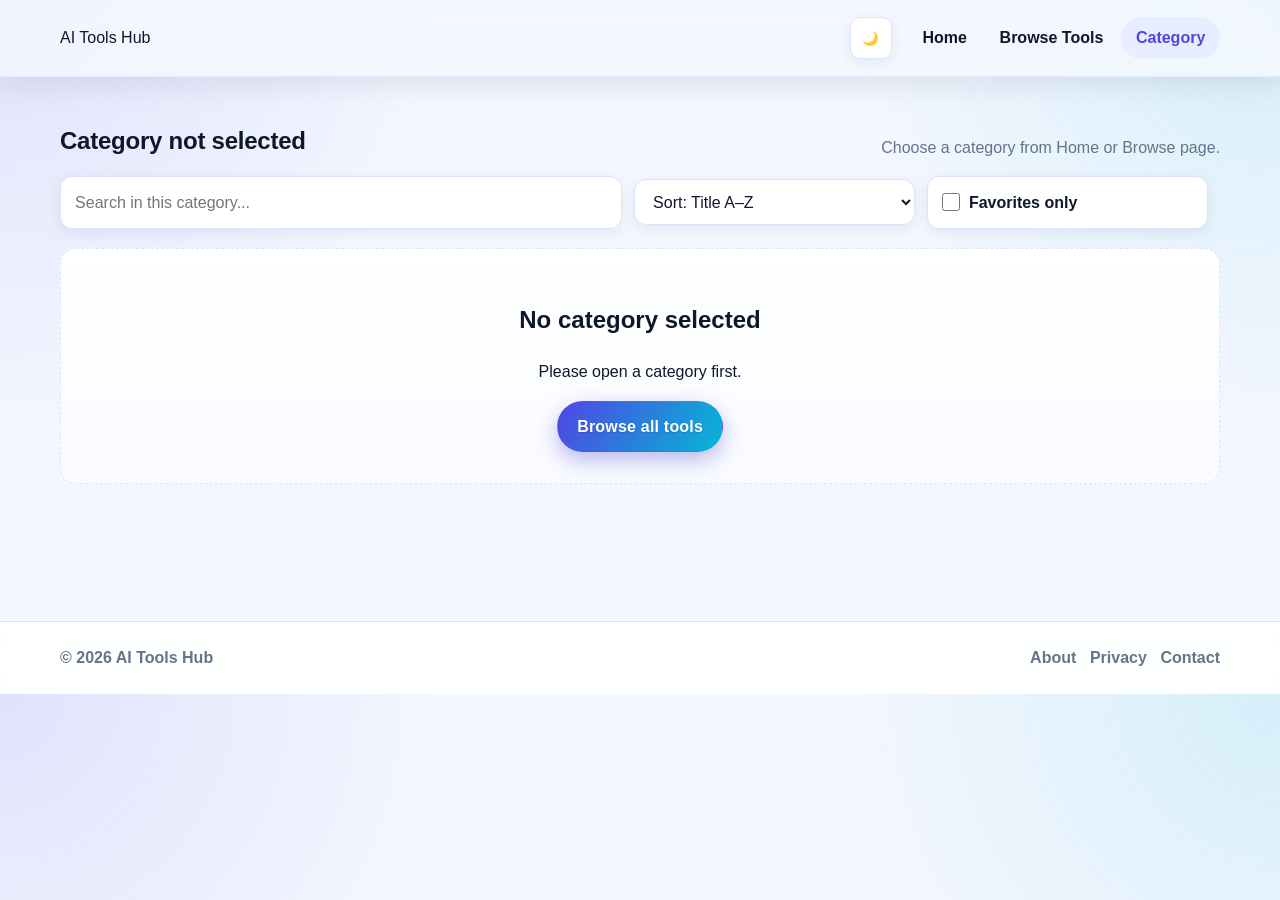
<file: category.html>
<!DOCTYPE html>
<html lang="en">
<head>
  <meta charset="UTF-8" />
  <meta name="viewport" content="width=device-width, initial-scale=1.0" />
  <title>Category Tools | AI Tools Directory</title>
  <meta name="description" content="Browse AI tools in a specific category." />
  <meta property="og:title" content="Category Tools | AI Tools Directory" />
  <meta property="og:description" content="Explore AI tools for a selected category." />
  <meta property="og:type" content="website" />
  <meta property="og:url" content="/category.html" />
  <link rel="stylesheet" href="style.css" />
</head>
<body data-page="category">
  <div class="scroll-progress" id="scrollProgress" aria-hidden="true"></div>

  <header class="site-header">
    <div class="container nav-wrap">
      <a href="index.html" class="logo">AI Tools Hub</a>
      <div class="nav-actions">
        <button class="theme-toggle" id="themeToggle" aria-label="Toggle dark mode" title="Toggle dark mode">🌙</button>
        <button class="menu-toggle" id="menuToggle" aria-label="Toggle menu" aria-expanded="false">☰</button>
      </div>
      <nav class="main-nav" id="mainNav" aria-label="Main Navigation">
        <a href="index.html">Home</a>
        <a href="list.html">Browse Tools</a>
        <a href="category.html" class="active">Category</a>
      </nav>
    </div>
  </header>

  <main class="container section">
    <section class="section-head list-header">
      <h1 id="categoryTitle">Category Tools</h1>
      <p class="muted" id="categoryCount">Loading tools...</p>
    </section>

    <section class="filters" aria-label="Category tools controls">
      <label>
        <span class="sr-only">Search in category</span>
        <input id="categorySearch" type="search" placeholder="Search in this category..." autocomplete="off" />
      </label>
      <label>
        <span class="sr-only">Sort tools</span>
        <select id="categorySort">
          <option value="title-asc">Sort: Title A–Z</option>
          <option value="title-desc">Sort: Title Z–A</option>
          <option value="id-asc">Sort: Oldest First</option>
          <option value="id-desc">Sort: Newest First</option>
        </select>
      </label>
      <label class="favorites-only">
        <input id="categoryFavOnly" type="checkbox" />
        <span>Favorites only</span>
      </label>
    </section>

    <section>
      <div class="grid" id="categoryGrid" aria-live="polite"></div>
      <div class="empty-state hidden" id="categoryEmpty">
        <h2>No tools found in this category</h2>
        <p>Try changing search terms or removing favorites-only mode.</p>
      </div>
      <div class="load-more-wrap"><div id="categoryLoader" class="infinite-loader hidden">Loading more tools…</div></div>
      <div id="categorySentinel" aria-hidden="true"></div>
    </section>
  </main>

  <footer class="site-footer">
    <div class="container footer-wrap">
      <p>© <span id="year"></span> AI Tools Hub</p>
      <nav aria-label="Footer links">
        <a href="#">About</a>
        <a href="#">Privacy</a>
        <a href="#">Contact</a>
      </nav>
    </div>
  </footer>

  <script src="tools.js?v=20260314"></script>
  <script src="script.js?v=20260314"></script>
</body>
</html>
</file>
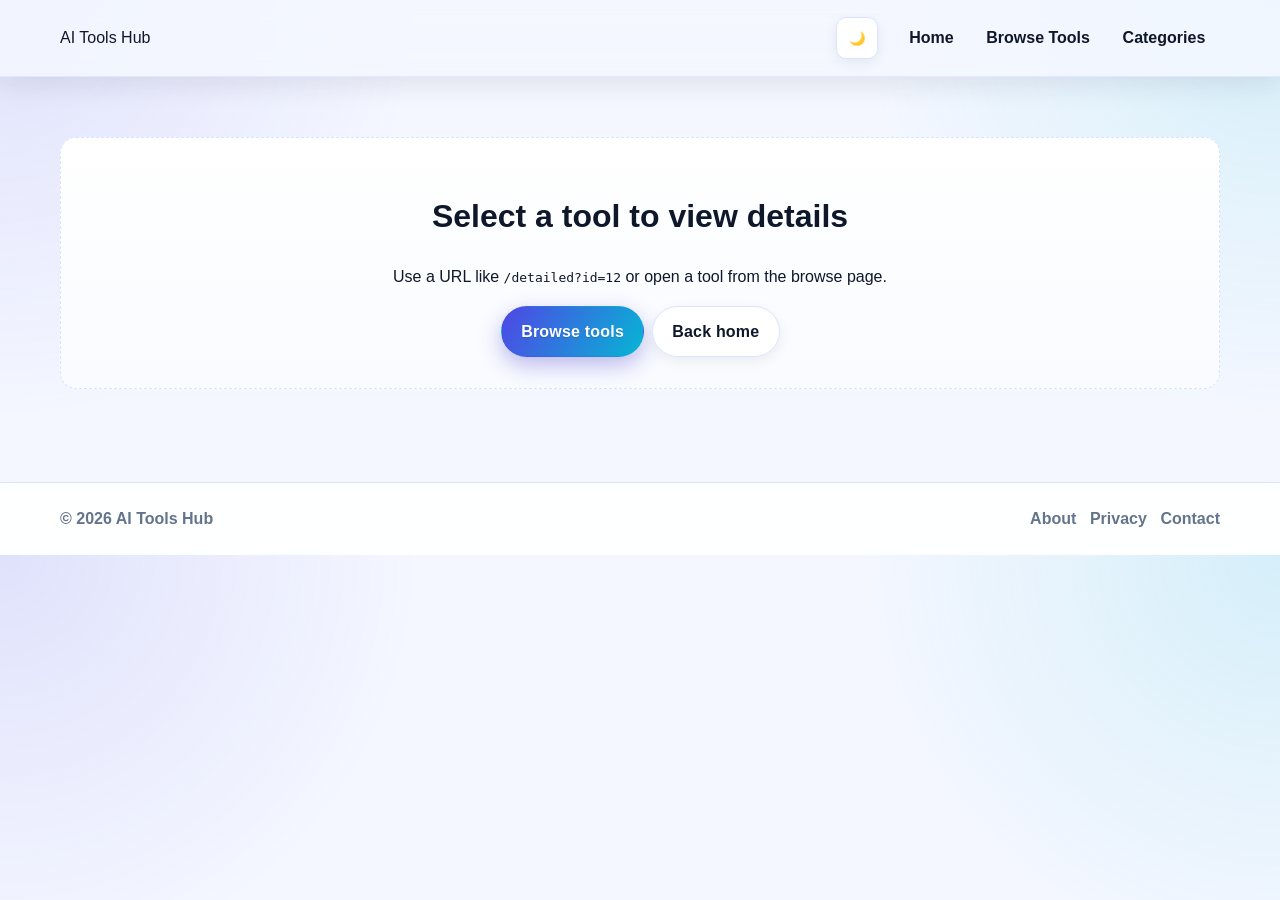
<file: detailed.html>
<!DOCTYPE html>
<html lang="en">
<head>
  <meta charset="UTF-8" />
  <meta name="viewport" content="width=device-width, initial-scale=1.0" />
  <title>AI Tool Details | AI Tools Directory</title>
  <meta name="description" content="Detailed AI tool profile including category, overview, related tools, and official link." />
  <meta property="og:title" content="AI Tool Details | AI Tools Directory" />
  <meta property="og:description" content="Explore a full AI tool profile and discover similar tools." />
  <meta property="og:type" content="article" />
  <meta property="og:url" content="/detailed.html" />
  <link rel="stylesheet" href="style.css" />
</head>
<body data-page="detailed">
  <div class="scroll-progress" id="scrollProgress" aria-hidden="true"></div>

  <header class="site-header">
    <div class="container nav-wrap">
      <a href="index.html" class="logo">AI Tools Hub</a>
      <div class="nav-actions">
        <button class="theme-toggle" id="themeToggle" aria-label="Toggle dark mode" title="Toggle dark mode">🌙</button>
        <button class="menu-toggle" id="menuToggle" aria-label="Toggle menu" aria-expanded="false">☰</button>
      </div>
      <nav class="main-nav" id="mainNav" aria-label="Main Navigation">
        <a href="index.html">Home</a>
        <a href="list.html">Browse Tools</a>
        <a href="category.html">Categories</a>
      </nav>
    </div>
  </header>

  <main class="container section">
    <nav class="breadcrumb" id="breadcrumb" aria-label="Breadcrumb"></nav>

    <article id="toolDetails" class="tool-article"></article>

    <!-- AD_SCRIPT -->

    <section class="section" id="relatedWrap">
      <div class="section-head">
        <h2>Related Tools</h2>
      </div>
      <div class="grid" id="relatedTools"></div>
    </section>

    <div class="not-found hidden" id="notFound">
      <h1>Tool not found</h1>
      <p>The tool you are looking for might have moved or no longer exists.</p>
      <a href="list.html" class="btn btn-primary">Back to list</a>
    </div>
  </main>

  <button class="scroll-top hidden" id="scrollTopBtn" aria-label="Scroll to top">↑</button>

  <footer class="site-footer">
    <div class="container footer-wrap">
      <p>© <span id="year"></span> AI Tools Hub</p>
      <nav aria-label="Footer links">
        <a href="#">About</a>
        <a href="#">Privacy</a>
        <a href="#">Contact</a>
      </nav>
    </div>
  </footer>

  <script src="tools.js?v=20260314"></script>
  <script src="script.js?v=20260314"></script>
</body>
</html>
</file>
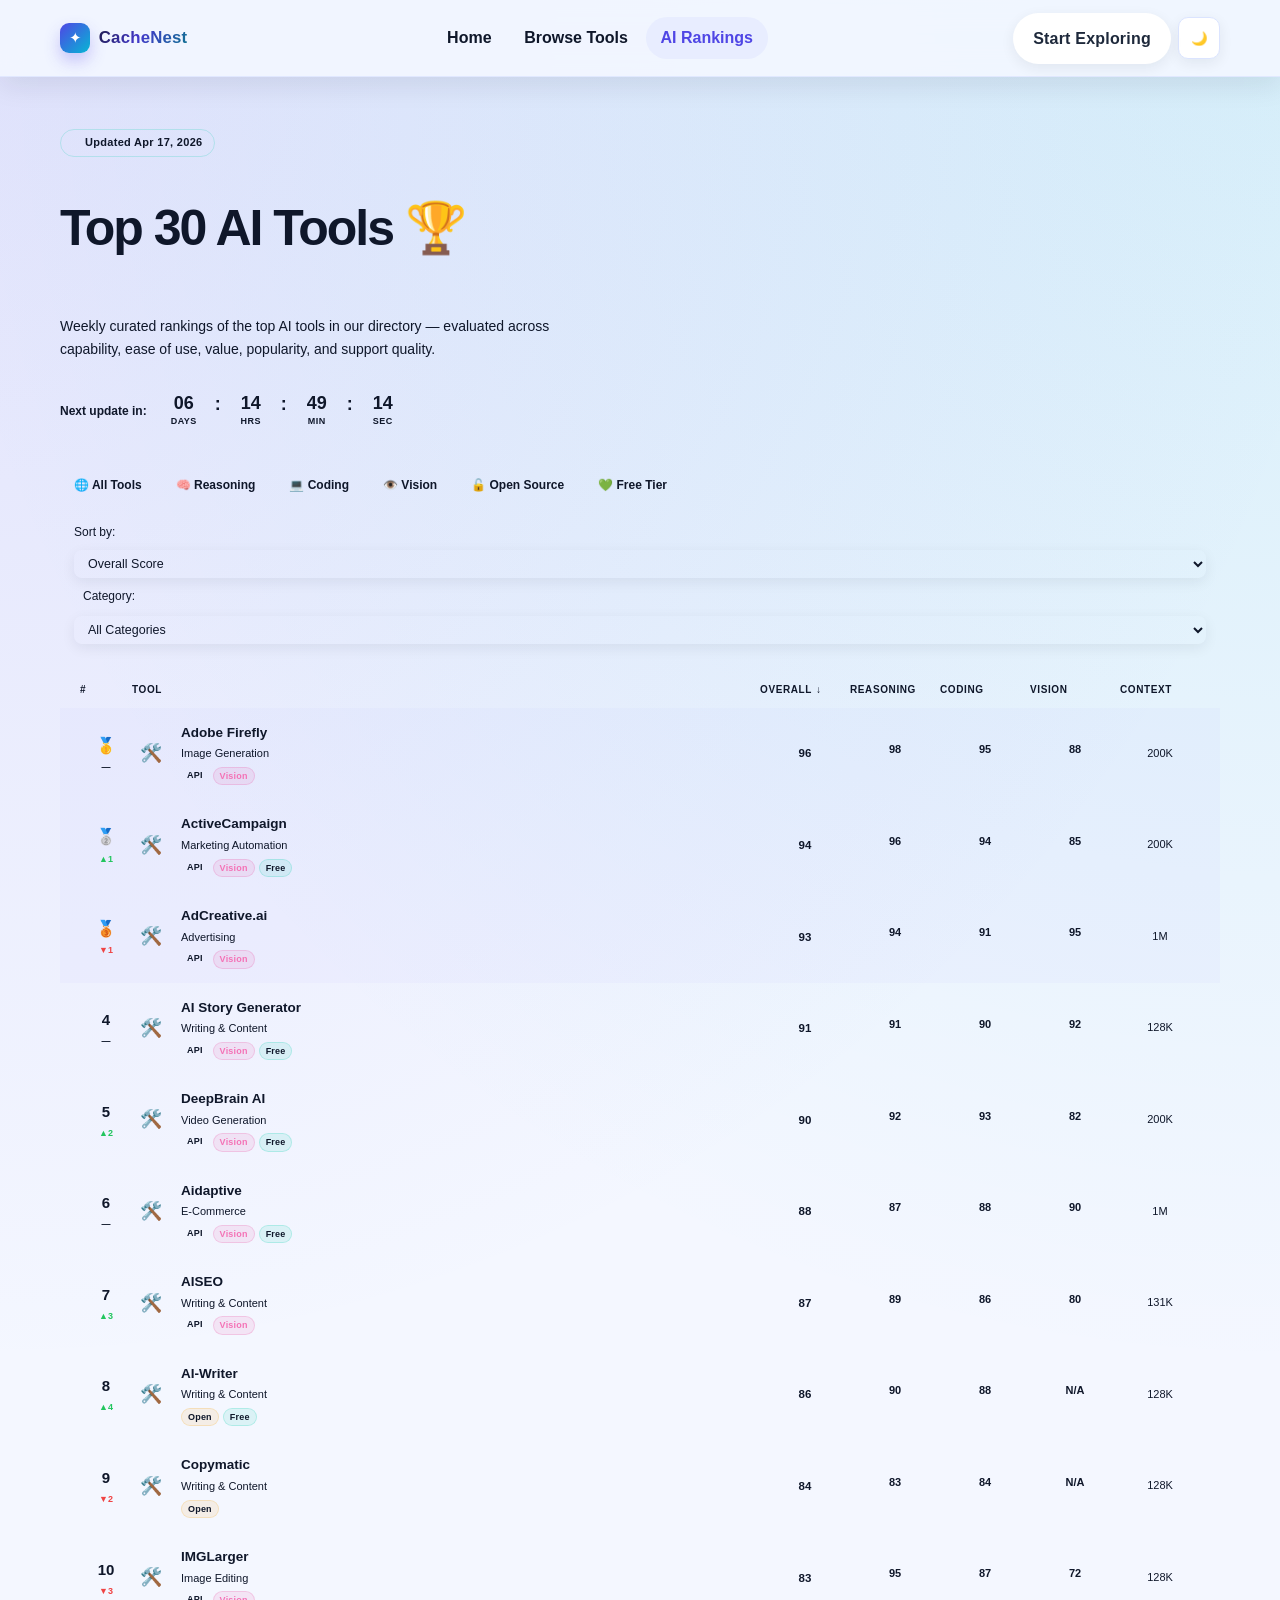
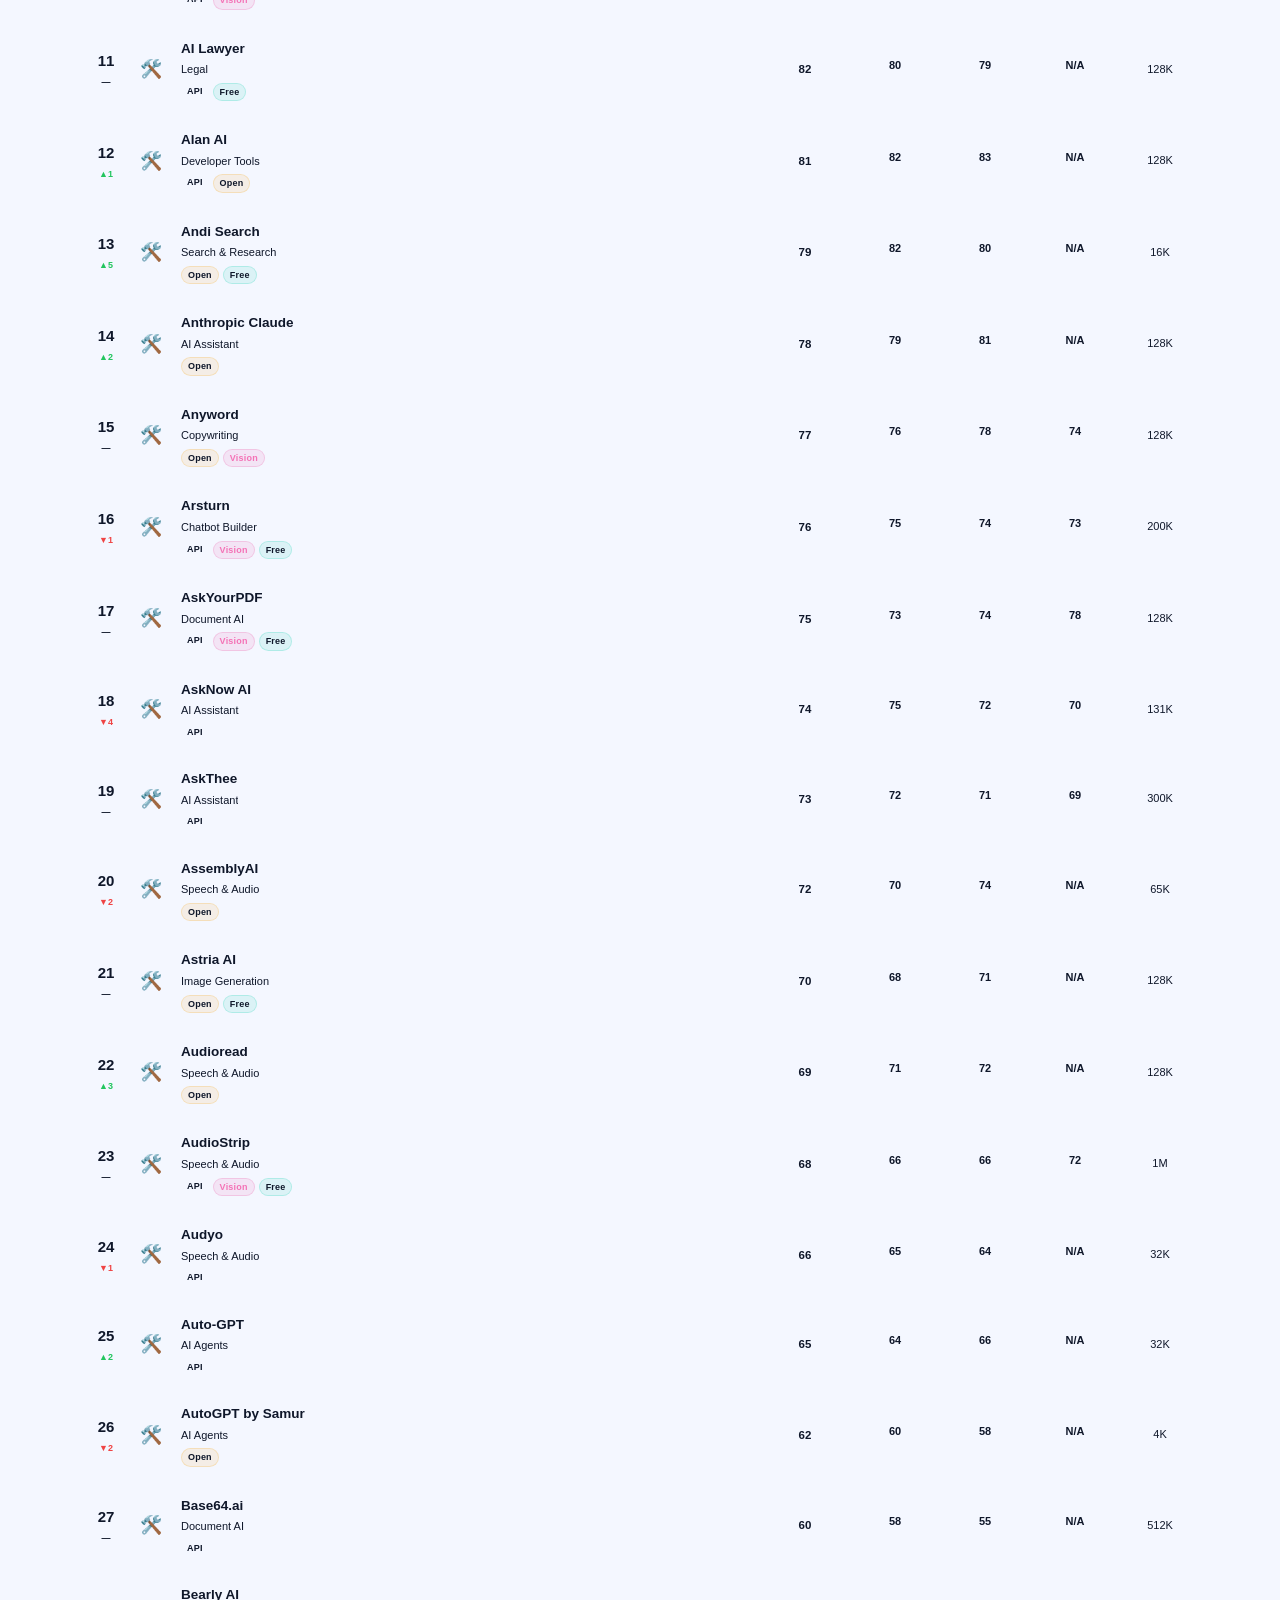
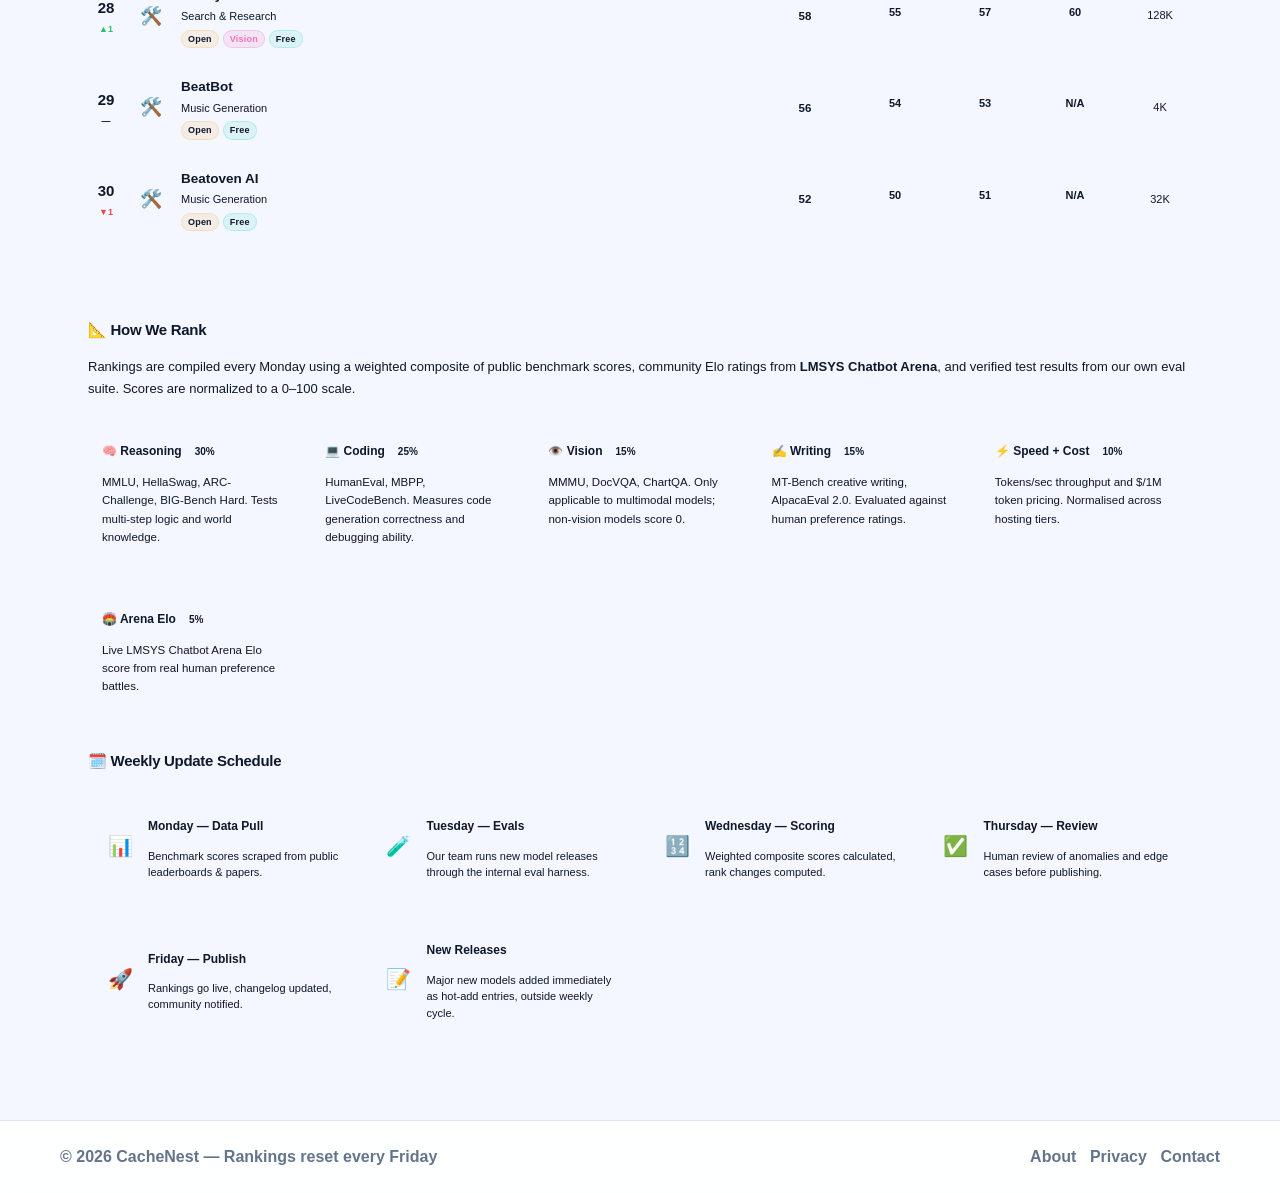
<file: rankings.html>
<!DOCTYPE html>
<html lang="en">
<head>
  <meta charset="UTF-8" />
  <meta name="viewport" content="width=device-width, initial-scale=1.0" />
  <title>Top 30 AI Tools Ranked – CacheNest</title>
  <meta name="description" content="Weekly updated rankings of 30 standout AI tools from our directory. Compare by overall score, reasoning, coding, vision, and context metrics." />
  <meta property="og:title" content="Top 30 AI Tools Ranked – CacheNest" />
  <meta property="og:description" content="Weekly updated leaderboard of top AI tools from CacheNest, evaluated by performance, reasoning, coding, vision, and value." />
  <meta property="og:type" content="website" />
  <link rel="canonical" href="https://cachenest.netlify.app/rankings.html" />
  <link rel="icon" href="/favicon.ico" type="image/x-icon">
  <link rel="stylesheet" href="style.css" />
  <!-- Google tag -->
  <script async src="https://www.googletagmanager.com/gtag/js?id=G-RN3L9L9LER"></script>
  <script>
    window.dataLayer = window.dataLayer || [];
    function gtag(){dataLayer.push(arguments);}
    gtag('js', new Date());
    gtag('config', 'G-RN3L9L9LER');
  </script>
  <style>
    /* ── RANKINGS PAGE STYLES ── */

    /* Hero */
    .rank-hero {
      padding: 52px 0 38px;
      position: relative;
    }
    .rank-hero-content {
      display: flex; flex-direction: column; align-items: flex-start; gap: 12px;
      animation: fadeUp 0.45s var(--ease) both;
    }
    .rank-hero h1 {
      font-family: var(--fn);
      font-size: clamp(28px, 4.5vw, 50px);
      font-weight: 900; line-height: 1.06; letter-spacing: -2px;
    }
    .rank-hero p { font-size: 14px; color: var(--tx2); max-width: 500px; line-height: 1.7; font-weight: 300; }

    /* Update badge */
    .update-badge {
      display: inline-flex; align-items: center; gap: 6px;
      padding: 4px 12px; border-radius: 100px;
      background: var(--mints); border: 1px solid rgba(0,203,169,0.2);
      font-size: 11px; font-weight: 600; color: var(--mint);
      font-family: var(--mono); letter-spacing: 0.3px;
    }
    .update-badge::before {
      content: ''; width: 6px; height: 6px; border-radius: 50%;
      background: var(--mint);
      box-shadow: 0 0 6px var(--mint);
      animation: pulse 2s ease-in-out infinite;
    }
    @keyframes pulse {
      0%, 100% { opacity: 1; }
      50% { opacity: 0.4; }
    }

    /* Filter bar */
    .rank-filters {
      display: flex; align-items: center; gap: 8px; flex-wrap: wrap;
      padding: 10px 14px;
      background: var(--bg-card); border: 1px solid var(--bd);
      border-radius: var(--r); margin-bottom: 18px;
      animation: fadeUp 0.38s 0.07s var(--ease) both;
    }
    .rank-filters select {
      background: var(--bg-1); border: 1px solid var(--bd);
      border-radius: 8px; padding: 6px 10px;
      color: var(--tx); font-family: var(--fn); font-size: 12.5px;
      outline: none; cursor: pointer;
      transition: border-color var(--t);
    }
    .rank-filters select:focus { border-color: var(--bd-focus); }
    .rank-filters label {
      font-size: 12px; color: var(--mu); font-weight: 500;
    }
    .filter-divider {
      width: 1px; height: 22px; background: var(--bd); flex-shrink: 0;
    }

    /* Leaderboard table */
    .leaderboard {
      background: var(--bg-card); border: 1px solid var(--bd);
      border-radius: var(--r-xl); overflow: hidden;
      animation: fadeUp 0.4s 0.1s var(--ease) both;
    }
    .leaderboard-header {
      display: grid;
      grid-template-columns: 52px 1fr 90px 90px 90px 90px 80px;
      gap: 0;
      padding: 10px 20px;
      border-bottom: 1px solid var(--bd);
      font-size: 10px; font-weight: 700; color: var(--mu);
      text-transform: uppercase; letter-spacing: 0.6px;
      font-family: var(--mono);
    }
    .leaderboard-header span { display: flex; align-items: center; gap: 4px; }
    .leaderboard-header .sortable { cursor: pointer; transition: color var(--t); user-select: none; }
    .leaderboard-header .sortable:hover { color: var(--vi2); }
    .leaderboard-header .sortable.active { color: var(--vi2); }
    .leaderboard-header .sortable.active::after { content: ' ↓'; }
    .leaderboard-header .sortable.active.asc::after { content: ' ↑'; }

    /* Row */
    .rank-row {
      display: grid;
      grid-template-columns: 52px 1fr 90px 90px 90px 90px 80px;
      gap: 0;
      padding: 14px 20px;
      border-bottom: 1px solid var(--bd);
      align-items: center;
      transition: background var(--t);
      cursor: default;
    }
    .rank-row:last-child { border-bottom: none; }
    .rank-row:hover { background: rgba(108,92,231,0.04); }
    .rank-row.top-3 { background: rgba(108,92,231,0.03); }
    .rank-row.top-3:hover { background: rgba(108,92,231,0.07); }

    /* Rank number cell */
    .rank-num {
      display: flex; flex-direction: column; align-items: center; gap: 2px;
    }
    .rank-n {
      font-family: var(--mono); font-size: 15px; font-weight: 700;
      color: var(--tx2);
    }
    .rank-row.top-3 .rank-n { color: var(--vi2); font-size: 16px; }
    .rank-1 .rank-n { color: #fbbf24 !important; }
    .rank-2 .rank-n { color: #d1d5db !important; }
    .rank-3 .rank-n { color: #c97b2f !important; }

    .rank-change {
      font-size: 9px; font-family: var(--mono); font-weight: 600;
      display: flex; align-items: center; gap: 1px;
    }
    .rank-change.up { color: #22c55e; }
    .rank-change.down { color: #ef4444; }
    .rank-change.same { color: var(--mu); }

    /* Model info cell */
    .model-info { display: flex; align-items: center; gap: 11px; min-width: 0; }
    .model-avatar {
      width: 38px; height: 38px; flex-shrink: 0;
      border-radius: 10px; overflow: hidden;
      background: var(--bg-1); border: 1px solid var(--bd);
      display: flex; align-items: center; justify-content: center;
      font-size: 18px;
    }
    .model-avatar img {
      width: 100%; height: 100%; object-fit: cover;
    }
    .model-text { min-width: 0; }
    .model-name {
      font-size: 13.5px; font-weight: 700; color: var(--tx);
      white-space: nowrap; overflow: hidden; text-overflow: ellipsis;
      display: flex; align-items: center; gap: 6px;
    }
    .model-maker {
      font-size: 11px; color: var(--mu); font-weight: 500;
      margin-top: 2px;
      white-space: nowrap; overflow: hidden; text-overflow: ellipsis;
    }
    .model-tags { display: flex; gap: 4px; margin-top: 4px; flex-wrap: wrap; }
    .model-tag {
      font-size: 9px; font-weight: 600; padding: 1px 6px; border-radius: 100px;
      font-family: var(--mono); letter-spacing: 0.2px;
      white-space: nowrap;
    }
    .tag-free { background: rgba(0,203,169,0.1); color: var(--mint); border: 1px solid rgba(0,203,169,0.2); }
    .tag-api { background: var(--vis); color: var(--vi2); border: 1px solid var(--vib); }
    .tag-open { background: rgba(245,158,11,0.1); color: var(--am); border: 1px solid rgba(245,158,11,0.2); }
    .tag-vision { background: rgba(236,72,153,0.1); color: #f472b6; border: 1px solid rgba(236,72,153,0.2); }
    .tag-new { background: rgba(34,197,94,0.1); color: #4ade80; border: 1px solid rgba(34,197,94,0.2); }

    /* Score cells */
    .score-cell {
      font-family: var(--mono);
      font-size: 13px; font-weight: 600;
      color: var(--tx2);
      text-align: center;
    }
    .score-bar-wrap {
      display: flex; flex-direction: column; gap: 3px; align-items: center;
    }
    .score-bar-bg {
      width: 52px; height: 4px; border-radius: 2px;
      background: var(--bd-hi); overflow: hidden;
    }
    .score-bar-fill {
      height: 100%; border-radius: 2px;
      background: linear-gradient(90deg, var(--vi), var(--mint));
      transition: width 0.6s var(--ease);
    }
    .score-val { font-size: 11px; color: var(--tx); font-weight: 700; font-family: var(--mono); }

    /* Overall score */
    .overall-cell {
      text-align: center;
    }
    .overall-ring {
      display: inline-flex; align-items: center; justify-content: center;
      width: 38px; height: 38px; border-radius: 50%;
      font-size: 11.5px; font-weight: 800; font-family: var(--mono);
      position: relative;
    }
    .overall-ring::before {
      content: '';
      position: absolute; inset: -2px;
      border-radius: 50%;
      background: conic-gradient(var(--vi) var(--pct), var(--bd) 0);
    }
    .overall-ring span {
      position: relative; z-index: 1;
      width: 34px; height: 34px; border-radius: 50%;
      background: var(--bg-card);
      display: flex; align-items: center; justify-content: center;
      color: var(--tx);
    }

    /* Context window cell */
    .ctx-cell {
      font-family: var(--mono); font-size: 11px; color: var(--mu);
      text-align: center; font-weight: 500;
    }

    /* Medal emoji for top 3 */
    .medal { font-size: 16px; }

    /* Category filter tabs */
    .filter-tabs {
      display: flex; gap: 6px; flex-wrap: wrap; margin-bottom: 16px;
      animation: fadeUp 0.38s 0.05s var(--ease) both;
    }
    .filter-tab {
      padding: 5px 14px; border-radius: 100px;
      font-size: 12px; font-weight: 600;
      background: var(--bg-card); border: 1px solid var(--bd);
      color: var(--tx2); cursor: pointer;
      transition: all var(--t); font-family: var(--fn);
    }
    .filter-tab:hover { border-color: var(--vib); color: var(--vi2); }
    .filter-tab.active {
      background: var(--vis); border-color: var(--vib); color: var(--vi2);
    }

    /* Methodology section */
    .methodology {
      background: var(--bg-card); border: 1px solid var(--bd);
      border-radius: var(--r-xl); padding: 28px;
      margin-top: 32px;
    }
    .methodology h2 {
      font-size: 15px; font-weight: 800; letter-spacing: -0.3px;
      margin-bottom: 14px; color: var(--tx);
    }
    .method-grid {
      display: grid;
      grid-template-columns: repeat(auto-fill, minmax(200px, 1fr));
      gap: 12px;
      margin-top: 16px;
    }
    .method-card {
      background: var(--bg-1); border: 1px solid var(--bd);
      border-radius: var(--r); padding: 14px;
    }
    .method-card h3 {
      font-size: 12px; font-weight: 700; color: var(--vi2);
      display: flex; align-items: center; gap: 6px; margin-bottom: 6px;
    }
    .method-card p { font-size: 11.5px; color: var(--mu); line-height: 1.6; }
    .method-weight {
      font-family: var(--mono); font-size: 10px; font-weight: 700;
      padding: 1px 7px; border-radius: 100px;
      background: var(--vis); border: 1px solid var(--vib); color: var(--vi2);
    }

    /* Update schedule */
    .update-schedule {
      display: grid;
      grid-template-columns: repeat(auto-fill, minmax(220px, 1fr));
      gap: 10px; margin-top: 16px;
    }
    .schedule-item {
      background: var(--bg-1); border: 1px solid var(--bd);
      border-radius: var(--r); padding: 12px 14px;
      display: flex; align-items: center; gap: 10px;
    }
    .schedule-icon {
      font-size: 20px; flex-shrink: 0;
      width: 36px; height: 36px;
      background: var(--vis); border-radius: 9px;
      display: flex; align-items: center; justify-content: center;
    }
    .schedule-text h4 { font-size: 12px; font-weight: 700; color: var(--tx); margin-bottom: 2px; }
    .schedule-text p { font-size: 11px; color: var(--mu); line-height: 1.5; }

    /* Countdown */
    .countdown-wrap {
      display: flex; align-items: center; gap: 14px; flex-wrap: wrap;
    }
    .countdown {
      display: flex; align-items: center; gap: 8px;
    }
    .countdown-block {
      display: flex; flex-direction: column; align-items: center;
      background: var(--bg-1); border: 1px solid var(--bd);
      border-radius: 8px; padding: 6px 10px; min-width: 44px;
    }
    .countdown-n {
      font-family: var(--mono); font-size: 18px; font-weight: 800; color: var(--vi2);
      line-height: 1;
    }
    .countdown-l { font-size: 9px; color: var(--mu); font-weight: 600; text-transform: uppercase; letter-spacing: 0.5px; margin-top: 2px; }
    .countdown-sep { font-size: 18px; color: var(--mu); font-weight: 700; margin-bottom: 14px; }

    /* Responsive */
    @media (max-width: 900px) {
      .leaderboard-header,
      .rank-row {
        grid-template-columns: 44px 1fr 70px 70px 70px;
      }
      .leaderboard-header span:nth-child(6),
      .leaderboard-header span:nth-child(7),
      .rank-row > *:nth-child(6),
      .rank-row > *:nth-child(7) { display: none; }
    }
    @media (max-width: 640px) {
      .leaderboard-header,
      .rank-row {
        grid-template-columns: 40px 1fr 60px 60px;
      }
      .leaderboard-header span:nth-child(4),
      .leaderboard-header span:nth-child(5),
      .rank-row > *:nth-child(4),
      .rank-row > *:nth-child(5) { display: none; }
      .model-tags { display: none; }
      .score-bar-wrap .score-bar-bg { display: none; }
    }
    @media (max-width: 480px) {
      .rank-hero h1 { font-size: 26px; }
      .methodology { padding: 18px; }
    }
  </style>
</head>
<body data-page="rankings">
  <div class="scroll-progress" id="scrollProgress" aria-hidden="true"></div>

  <header class="site-header">
    <div class="container nav-wrap">
      <a href="index.html" class="logo" aria-label="CacheNest Home">
        <span class="logo-mark">✦</span>
        <span class="logo-text">CacheNest</span>
      </a>

      <nav class="main-nav" id="mainNav" aria-label="Main Navigation">
        <a href="index.html">Home</a>
        <a href="list.html">Browse Tools</a>
        <a href="rankings.html" class="active">AI Rankings</a>
      </nav>

      <div class="nav-actions">
        <a href="list.html" class="btn btn-nav">Start Exploring</a>
        <button class="theme-toggle" id="themeToggle" aria-label="Toggle dark mode" title="Toggle dark mode">🌙</button>
        <button class="menu-toggle" id="menuToggle" aria-label="Toggle menu" aria-expanded="false">☰</button>
      </div>
    </div>
  </header>

  <main>
    <div class="rank-hero">
      <div class="container rank-hero-content">
        <div class="update-badge" id="updateBadge">Updated Apr 17, 2026</div>
        <h1><span class="gradient-text">Top 30 AI Tools</span> <span class="emoji-preserve">🏆</span></h1>
        <p>Weekly curated rankings of the top AI tools in our directory — evaluated across capability, ease of use, value, popularity, and support quality.</p>
        <div class="countdown-wrap" id="countdownWrap">
          <span style="font-size:12px;color:var(--mu);font-weight:600;">Next update in:</span>
          <div class="countdown" id="countdown"></div>
        </div>
      </div>
    </div>

    <div class="container">
      <!-- Category tabs -->
      <div class="filter-tabs" id="filterTabs">
        <button class="filter-tab active" data-filter="all">🌐 All Tools</button>
        <button class="filter-tab" data-filter="reasoning">🧠 Reasoning</button>
        <button class="filter-tab" data-filter="coding">💻 Coding</button>
        <button class="filter-tab" data-filter="vision">👁️ Vision</button>
        <button class="filter-tab" data-filter="open-source">🔓 Open Source</button>
        <button class="filter-tab" data-filter="free">💚 Free Tier</button>
      </div>

      <!-- Sort / filter bar -->
      <div class="rank-filters">
        <label for="sortBy">Sort by:</label>
        <select id="sortBy">
          <option value="overall">Overall Score</option>
          <option value="reasoning">Reasoning</option>
          <option value="coding">Coding</option>
          <option value="vision">Vision</option>
          <option value="context">Context Window</option>
        </select>
        <div class="filter-divider"></div>
        <label for="makerFilter">Category:</label>
        <select id="makerFilter">
          <option value="all">All Categories</option>
        </select>
      </div>

      <!-- Leaderboard -->
      <div class="leaderboard" id="leaderboard">
        <div class="leaderboard-header">
          <span>#</span>
          <span>Tool</span>
          <span class="sortable active" data-col="overall">Overall</span>
          <span class="sortable" data-col="reasoning">Reasoning</span>
          <span class="sortable" data-col="coding">Coding</span>
          <span class="sortable" data-col="vision">Vision</span>
          <span>Context</span>
        </div>
        <div id="rankBody"></div>
      </div>

      <!-- Methodology + Schedule -->
      <div class="methodology">
        <h2>📐 How We Rank</h2>
        <p style="font-size:13px;color:var(--tx2);line-height:1.72;">
          Rankings are compiled every Monday using a weighted composite of public benchmark scores, community Elo ratings from <strong>LMSYS Chatbot Arena</strong>, and verified test results from our own eval suite. Scores are normalized to a 0–100 scale.
        </p>
        <div class="method-grid">
          <div class="method-card">
            <h3>🧠 Reasoning <span class="method-weight">30%</span></h3>
            <p>MMLU, HellaSwag, ARC-Challenge, BIG-Bench Hard. Tests multi-step logic and world knowledge.</p>
          </div>
          <div class="method-card">
            <h3>💻 Coding <span class="method-weight">25%</span></h3>
            <p>HumanEval, MBPP, LiveCodeBench. Measures code generation correctness and debugging ability.</p>
          </div>
          <div class="method-card">
            <h3>👁️ Vision <span class="method-weight">15%</span></h3>
            <p>MMMU, DocVQA, ChartQA. Only applicable to multimodal models; non-vision models score 0.</p>
          </div>
          <div class="method-card">
            <h3>✍️ Writing <span class="method-weight">15%</span></h3>
            <p>MT-Bench creative writing, AlpacaEval 2.0. Evaluated against human preference ratings.</p>
          </div>
          <div class="method-card">
            <h3>⚡ Speed + Cost <span class="method-weight">10%</span></h3>
            <p>Tokens/sec throughput and $/1M token pricing. Normalised across hosting tiers.</p>
          </div>
          <div class="method-card">
            <h3>🏟️ Arena Elo <span class="method-weight">5%</span></h3>
            <p>Live LMSYS Chatbot Arena Elo score from real human preference battles.</p>
          </div>
        </div>

        <h2 style="margin-top:28px;">🗓️ Weekly Update Schedule</h2>
        <div class="update-schedule">
          <div class="schedule-item">
            <div class="schedule-icon">📊</div>
            <div class="schedule-text">
              <h4>Monday — Data Pull</h4>
              <p>Benchmark scores scraped from public leaderboards & papers.</p>
            </div>
          </div>
          <div class="schedule-item">
            <div class="schedule-icon">🧪</div>
            <div class="schedule-text">
              <h4>Tuesday — Evals</h4>
              <p>Our team runs new model releases through the internal eval harness.</p>
            </div>
          </div>
          <div class="schedule-item">
            <div class="schedule-icon">🔢</div>
            <div class="schedule-text">
              <h4>Wednesday — Scoring</h4>
              <p>Weighted composite scores calculated, rank changes computed.</p>
            </div>
          </div>
          <div class="schedule-item">
            <div class="schedule-icon">✅</div>
            <div class="schedule-text">
              <h4>Thursday — Review</h4>
              <p>Human review of anomalies and edge cases before publishing.</p>
            </div>
          </div>
          <div class="schedule-item">
            <div class="schedule-icon">🚀</div>
            <div class="schedule-text">
              <h4>Friday — Publish</h4>
              <p>Rankings go live, changelog updated, community notified.</p>
            </div>
          </div>
          <div class="schedule-item">
            <div class="schedule-icon">📝</div>
            <div class="schedule-text">
              <h4>New Releases</h4>
              <p>Major new models added immediately as hot-add entries, outside weekly cycle.</p>
            </div>
          </div>
        </div>
      </div>
    </div>
  </main>

  <footer class="site-footer">
    <div class="container footer-wrap">
      <p>© <span id="year"></span> CacheNest — Rankings reset every Friday</p>
      <nav aria-label="Footer links">
        <a href="about.html">About</a>
        <a href="privacy.html">Privacy</a>
        <a href="contact.html">Contact</a>
      </nav>
    </div>
  </footer>

  <script src="script.js?v=20260314"></script>
  <script src="tools.js"></script>
  <script src="rankings.js?v=20260422"></script>
</body>
</html>
</file>
<file: style.css>
:root {
  color-scheme: light;
  --bg: #f4f7ff;
  --bg-soft: #eef3ff;
  --surface: #ffffff;
  --surface-elevated: #ffffff;
  --text: #0f172a;
  --muted: #64748b;
  --primary: #4f46e5;
  --primary-strong: #4338ca;
  --secondary: #06b6d4;
  --secondary-strong: #0891b2;
  --border: #dbe4ff;
  --ring: rgba(79, 70, 229, 0.2);
  --shadow-sm: 0 4px 14px rgba(15, 23, 42, 0.07);
  --shadow-md: 0 10px 28px rgba(15, 23, 42, 0.1);
  --shadow-lg: 0 20px 40px rgba(15, 23, 42, 0.12);
  --radius-sm: 10px;
  --radius-md: 16px;
  --radius-lg: 22px;
  --content-width: 1160px;
}

* {
  box-sizing: border-box;
}

html {
  scroll-behavior: smooth;
}

body {
  margin: 0;
  font-family: Inter, "SF Pro Text", "Segoe UI", Roboto, Helvetica, Arial, sans-serif;
  color: var(--text);
  background:
    radial-gradient(circle at 0% 0%, rgba(79, 70, 229, 0.12), transparent 30%),
    radial-gradient(circle at 100% 0%, rgba(6, 182, 212, 0.13), transparent 30%),
    var(--bg);
  line-height: 1.6;
  text-rendering: optimizeLegibility;
  -webkit-font-smoothing: antialiased;
}

img,
svg {
  display: block;
  max-width: 100%;
}

a {
  color: inherit;
}

.container {
  width: min(var(--content-width), calc(100% - 2rem));
  margin-inline: auto;
}

.section {
  padding: 2.25rem 0;
}

.hidden {
  display: none !important;
}

.sr-only {
  position: absolute;
  width: 1px;
  height: 1px;
  padding: 0;
  margin: -1px;
  overflow: hidden;
  clip: rect(0, 0, 0, 0);
  border: 0;
}

.scroll-progress {
  position: fixed;
  inset: 0 auto auto 0;
  width: 0%;
  height: 3px;
  z-index: 1500;
  background: linear-gradient(90deg, var(--primary), var(--secondary));
  box-shadow: 0 2px 12px rgba(79, 70, 229, 0.45);
}

.site-header {
  position: sticky;
  top: 0;
  z-index: 1100;
  border-bottom: 1px solid rgba(219, 228, 255, 0.7);
  backdrop-filter: blur(14px);
  background: rgba(244, 247, 255, 0.88);
  box-shadow: 0 10px 24px rgba(15, 23, 42, 0.08);
}

.nav-wrap {
  min-height: 76px;
  display: grid;
  grid-template-columns: 1fr auto;
  align-items: center;
  gap: 0.8rem;
}

.logo {
  display: inline-flex;
  align-items: center;
  gap: 0.55rem;
  text-decoration: none;
}

.logo-mark {
  width: 30px;
  height: 30px;
  border-radius: 9px;
  display: inline-flex;
  align-items: center;
  justify-content: center;
  background: linear-gradient(135deg, #4f46e5, #06b6d4);
  color: #fff;
  font-size: 0.95rem;
  box-shadow: 0 8px 16px rgba(79, 70, 229, 0.28);
}

.logo-text {
  font-size: 1.05rem;
  letter-spacing: 0.2px;
  font-weight: 800;
  background: linear-gradient(120deg, #1e1b4b, #4338ca 45%, #0e7490);
  -webkit-background-clip: text;
  background-clip: text;
  color: transparent;
}

.nav-actions {
  display: inline-flex;
  align-items: center;
  gap: 0.45rem;
  justify-self: end;
}

.btn-nav {
  display: none;
  padding: 0.58rem 1rem;
  border-radius: 999px;
  border: 1px solid #d3ddff;
  color: #1e293b;
  background: #ffffff;
  box-shadow: var(--shadow-sm);
}

.menu-toggle,
.theme-toggle {
  display: inline-flex;
  align-items: center;
  justify-content: center;
  border: 1px solid var(--border);
  border-radius: var(--radius-sm);
  background: var(--surface);
  color: var(--text);
  width: 42px;
  height: 42px;
  box-shadow: var(--shadow-sm);
  cursor: pointer;
}

.main-nav {
  grid-column: 1 / -1;
  display: none;
  flex-direction: column;
  gap: 0.2rem;
  padding: 0.4rem;
  margin: 0.2rem 0 0.65rem;
  border: 1px solid var(--border);
  border-radius: 14px;
  background: rgba(255, 255, 255, 0.96);
  box-shadow: var(--shadow-md);
}

.main-nav.open {
  display: flex;
}

.main-nav a {
  text-decoration: none;
  color: var(--text);
  font-weight: 600;
  border-radius: 10px;
  padding: 0.72rem 0.82rem;
}

.main-nav a:hover {
  background: #eef2ff;
}

.main-nav a.active {
  color: var(--primary);
  background: #e8edff;
}

.hero {
  position: relative;
  overflow: hidden;
  padding: 6rem 0 4.5rem;
  color: #e8f1ff;
  background: linear-gradient(135deg, #1e1b4b, #3730a3 45%, #0e7490);
}

.hero::before,
.hero::after {
  content: "";
  position: absolute;
  border-radius: 50%;
  filter: blur(20px);
  opacity: 0.45;
  pointer-events: none;
}

.hero::before {
  width: 220px;
  height: 220px;
  right: -20px;
  top: -40px;
  background: #7dd3fc;
}

.hero::after {
  width: 260px;
  height: 260px;
  left: -40px;
  bottom: -100px;
  background: #818cf8;
}

.hero-content {
  position: relative;
  z-index: 2;
}

.hero h1 {
  margin: 0;
  line-height: 1.08;
  font-size: clamp(2.15rem, 6vw, 3.8rem);
  letter-spacing: -0.02em;
}

.hero p {
  max-width: 700px;
  margin: 1rem 0 1.7rem;
  font-size: clamp(1rem, 2.3vw, 1.14rem);
  color: #dbeafe;
}

.btn {
  border: 1px solid transparent;
  text-decoration: none;
  border-radius: 999px;
  font-weight: 700;
  letter-spacing: 0.2px;
  padding: 0.72rem 1.2rem;
  display: inline-flex;
  align-items: center;
  justify-content: center;
  gap: 0.42rem;
  cursor: pointer;
  transition: transform 0.2s ease, box-shadow 0.2s ease, background 0.2s ease;
  will-change: transform;
}

.btn:hover {
  transform: translateY(-2px);
}

.btn-primary {
  color: #ffffff;
  text-shadow: 0 1px 1px rgba(0,0,0,0.15);
  background: linear-gradient(120deg, var(--primary), var(--secondary));
  box-shadow: 0 8px 22px rgba(67, 56, 202, 0.35);
}

.btn-primary:hover {
  background: linear-gradient(120deg, var(--primary-strong), var(--secondary-strong));
}

.btn-secondary {
  color: var(--text);
  opacity: 1;
  background: var(--surface);
  border-color: var(--border);
  box-shadow: var(--shadow-sm);
}

.btn-secondary:hover {
  background: #f8faff;
}

.stats {
  position: relative;
  z-index: 4;
  margin-top: -2rem;
  display: grid;
  gap: 1rem;
  grid-template-columns: repeat(2, minmax(0, 1fr));
}

.stat-card {
  background: linear-gradient(180deg, #ffffff, #f7faff);
  border: 1px solid var(--border);
  border-radius: var(--radius-md);
  padding: 1rem 1.1rem;
  box-shadow: var(--shadow-md);
}

.stat-card h2 {
  margin: 0;
  font-size: clamp(1.6rem, 4vw, 2rem);
}

.stat-card p {
  margin: 0.22rem 0 0;
  color: var(--muted);
  font-weight: 600;
}

.section-head {
  display: flex;
  justify-content: space-between;
  align-items: end;
  gap: 0.8rem;
  margin-bottom: 1rem;
}

.section-head h1,
.section-head h2 {
  margin: 0;
  letter-spacing: -0.01em;
}

.text-link {
  color: var(--primary);
  text-decoration: none;
  font-weight: 700;
}

.muted {
  color: var(--muted);
  margin: 0.2rem 0 0;
}

.grid {
  display: grid;
  gap: 1rem;
  grid-template-columns: repeat(auto-fill, minmax(260px, 1fr));
}

.tool-card {
  position: relative;
  background: linear-gradient(180deg, #ffffff, #fbfcff);
  border-radius: var(--radius-md);
  border: 1px solid var(--border);
  box-shadow: var(--shadow-sm);
  padding: 1rem;
  display: flex;
  flex-direction: column;
  gap: 0.82rem;
  min-height: 228px;
  transition: transform 0.2s ease, box-shadow 0.2s ease, border-color 0.2s ease;
}

.tool-card:hover {
  transform: translateY(-5px);
  border-color: #bccbff;
  box-shadow: var(--shadow-lg);
}


.tool-card-top {
  display: flex;
  align-items: center;
  justify-content: space-between;
  gap: 0.6rem;
}

.tool-logo {
  width: 34px;
  height: 34px;
  object-fit: contain;
  border-radius: 9px;
  border: 1px solid #d8e2ff;
  background: #fff;
  padding: 4px;
  box-shadow: 0 3px 8px rgba(15, 23, 42, 0.08);
}

.tool-logo-lg {
  width: 64px;
  height: 64px;
  border-radius: 14px;
  padding: 8px;
}

.detail-head {
  display: flex;
  align-items: center;
  gap: 0.85rem;
  margin-bottom: 0.4rem;
}


.tool-card-meta {
  display: flex;
  align-items: center;
  gap: 0.45rem;
}

.fav-btn {
  width: 30px;
  height: 30px;
  border-radius: 50%;
  border: 1px solid #d2dbff;
  background: #fff;
  color: #94a3b8;
  cursor: pointer;
  font-size: 1.08rem;
  line-height: 1;
  transition: color 0.18s ease, border-color 0.18s ease, background 0.18s ease, transform 0.18s ease;
}

.fav-btn:hover,
.fav-btn.is-active {
  color: #eab308;
  border-color: #facc15;
  background: #fff7cc;
  transform: scale(1.05);
}

.fav-btn.is-active {
  color: #f59e0b;
  text-shadow: 0 0 8px rgba(245, 158, 11, 0.35);
}

.fav-inline-active {
  color: #a16207;
  border-color: #facc15;
  background: #fffdf0;
}

.favorites-only {
  display: flex;
  align-items: center;
  gap: 0.55rem;
  border: 1px solid var(--border);
  border-radius: 12px;
  padding: 0.78rem 0.88rem;
  background: var(--surface);
  box-shadow: var(--shadow-sm);
  font-weight: 600;
}

.favorites-only input {
  width: 18px;
  height: 18px;
  margin: 0;
  box-shadow: none;
}

.tool-card h3 {
  margin: 0;
  line-height: 1.35;
  font-size: 1.03rem;
}

.description-2 {
  margin: 0;
  color: var(--muted);
  display: -webkit-box;
  -webkit-line-clamp: 2;
  -webkit-box-orient: vertical;
  overflow: hidden;
}


.badge-link {
  text-decoration: none;
}

.category-link {
  text-decoration: none;
  color: inherit;
  transition: transform 0.18s ease, border-color 0.18s ease;
}

.category-link:hover {
  transform: translateY(-2px);
  border-color: #b9c8ff;
}

.badge {
  align-self: start;
  border: 1px solid #c8d3ff;
  background: #edf1ff;
  color: #3730a3;
  border-radius: 999px;
  padding: 0.22rem 0.65rem;
  font-size: 0.78rem;
  font-weight: 700;
}

.card-actions {
  margin-top: auto;
  display: flex;
  flex-wrap: wrap;
  gap: 0.5rem;
}

.category-stats {
  display: grid;
  gap: 0.75rem;
  grid-template-columns: repeat(auto-fill, minmax(180px, 1fr));
}

.category-pill {
  border: 1px solid var(--border);
  background: var(--surface-elevated);
  box-shadow: var(--shadow-sm);
  border-radius: 999px;
  padding: 0.55rem 0.85rem;
  display: flex;
  align-items: center;
  justify-content: space-between;
}

.filters {
  display: grid;
  grid-template-columns: 1fr;
  gap: 0.75rem;
  margin: 1rem 0 1.2rem;
}

input,
select {
  width: 100%;
  font: inherit;
  color: var(--text);
  border-radius: 12px;
  border: 1px solid var(--border);
  background: var(--surface);
  padding: 0.78rem 0.88rem;
  box-shadow: var(--shadow-sm);
  transition: border-color 0.2s ease, box-shadow 0.2s ease;
}

input:focus,
select:focus,
.btn:focus,
.menu-toggle:focus,
a:focus-visible {
  outline: none;
  border-color: var(--primary);
  box-shadow: 0 0 0 4px var(--ring);
}

.empty-state,
.not-found {
  border: 1px dashed var(--border);
  border-radius: var(--radius-md);
  background: linear-gradient(180deg, #ffffff, #f9fbff);
  padding: 2rem 1.2rem;
  text-align: center;
}

.load-more-wrap {
  text-align: center;
  margin-top: 1rem;
  min-height: 28px;
}

.infinite-loader {
  display: inline-flex;
  align-items: center;
  gap: 0.55rem;
  color: var(--muted);
  font-weight: 600;
}

.infinite-loader::before {
  content: "";
  width: 14px;
  height: 14px;
  border-radius: 50%;
  border: 2px solid var(--border);
  border-top-color: var(--primary);
  animation: spin 0.9s linear infinite;
}

@keyframes spin {
  to { transform: rotate(360deg); }
}

.breadcrumb {
  margin-bottom: 0.95rem;
  color: var(--muted);
  font-weight: 600;
  font-size: 0.93rem;
}

.breadcrumb a {
  color: var(--primary);
  text-decoration: none;
}

.tool-article {
  border: 1px solid var(--border);
  border-radius: var(--radius-lg);
  background: linear-gradient(180deg, #ffffff, #f8fbff);
  box-shadow: var(--shadow-md);
  padding: 1.35rem;
}

.tool-article h1 {
  margin: 0 0 0.6rem;
  font-size: clamp(1.6rem, 4.5vw, 2.3rem);
  line-height: 1.2;
}

.tool-article p {
  margin-top: 0.9rem;
  color: #1e293b;
}

.tool-nav {
  display: flex;
  flex-wrap: wrap;
  gap: 0.5rem;
  margin-top: 1rem;
}

.scroll-top {
  position: fixed;
  right: 1rem;
  bottom: 1rem;
  width: 44px;
  height: 44px;
  border-radius: 50%;
  border: 1px solid #c9d7ff;
  background: linear-gradient(130deg, var(--primary), var(--secondary));
  color: #fff;
  font-weight: 800;
  box-shadow: var(--shadow-md);
  cursor: pointer;
}

.site-footer {
  margin-top: 3rem;
  border-top: 1px solid var(--border);
  background: rgba(255, 255, 255, 0.9);
  backdrop-filter: blur(10px);
}

.footer-wrap {
  min-height: 72px;
  display: flex;
  align-items: center;
  justify-content: space-between;
  gap: 1rem;
  flex-wrap: wrap;
}

.footer-wrap p {
  margin: 0;
  color: var(--muted);
  font-weight: 600;
}

.footer-wrap nav {
  display: flex;
  flex-wrap: wrap;
  gap: 0.85rem;
}

.footer-wrap a {
  text-decoration: none;
  color: var(--muted);
  font-weight: 600;
}

.footer-wrap a:hover,
.text-link:hover,
.breadcrumb a:hover {
  color: var(--primary);
}

html[data-theme="dark"] {
  color-scheme: dark;
  --bg: #0b1220;
  --bg-soft: #131c2f;
  --surface: #121a2c;
  --surface-elevated: #121a2c;
  --text: #e2e8f0;
  --muted: #94a3b8;
  --border: #27354d;
  --ring: rgba(129, 140, 248, 0.35);
  --shadow-sm: 0 6px 14px rgba(2, 6, 23, 0.45);
  --shadow-md: 0 12px 30px rgba(2, 6, 23, 0.55);
  --shadow-lg: 0 24px 42px rgba(2, 6, 23, 0.65);
}

html[data-theme="dark"] body {
  background:
    radial-gradient(circle at 0% 0%, rgba(79, 70, 229, 0.18), transparent 32%),
    radial-gradient(circle at 100% 0%, rgba(6, 182, 212, 0.2), transparent 32%),
    var(--bg);
}

html[data-theme="dark"] .site-header {
  background: rgba(11, 18, 32, 0.86);
  border-bottom-color: var(--border);
}

html[data-theme="dark"] .logo-text {
  background: linear-gradient(120deg, #bfdbfe, #a5b4fc 45%, #67e8f9);
  -webkit-background-clip: text;
  background-clip: text;
}

html[data-theme="dark"] .logo-mark {
  background: linear-gradient(135deg, #6366f1, #14b8a6);
}

html[data-theme="dark"] .main-nav {
  background: rgba(18, 26, 44, 0.97);
}

html[data-theme="dark"] .main-nav a:hover {
  background: rgba(99, 102, 241, 0.14);
}

html[data-theme="dark"] .main-nav a.active {
  background: rgba(99, 102, 241, 0.24);
}

html[data-theme="dark"] .hero {
  color: #e2e8f0;
  background: linear-gradient(135deg, #0f172a, #1e1b4b 42%, #0f766e);
}

html[data-theme="dark"] .hero p {
  color: #cbd5e1;
}

html[data-theme="dark"] .tool-card,
html[data-theme="dark"] .tool-article,
html[data-theme="dark"] .stat-card,
html[data-theme="dark"] .empty-state,
html[data-theme="dark"] .not-found {
  background: linear-gradient(180deg, #121a2c, #101827);
}

html[data-theme="dark"] .badge {
  background: #1e293b;
  color: #c7d2fe;
  border-color: #334155;
}

html[data-theme="dark"] .btn-secondary,
html[data-theme="dark"] input,
html[data-theme="dark"] select,
html[data-theme="dark"] .favorites-only,
html[data-theme="dark"] .menu-toggle,
html[data-theme="dark"] .theme-toggle,
html[data-theme="dark"] .fav-btn {
  background: #111a2d;
  color: var(--text);
  border-color: var(--border);
}

html[data-theme="dark"] .tool-logo {
  background: #0f172a;
  border-color: #334155;
}

html[data-theme="dark"] .favorites-only input {
  accent-color: #818cf8;
}

html[data-theme="dark"] .btn-primary {
  color: #f8fafc;
}

html[data-theme="dark"] .fav-inline-active {
  color: #fde68a;
  background: #3f2f00;
  border-color: #fbbf24;
}

html[data-theme="dark"] .category-link:hover {
  border-color: #5b6ea8;
}

html[data-theme="dark"] .site-footer {
  background: rgba(15, 23, 42, 0.9);
}

@media (max-width: 420px) {
  .detail-head {
    align-items: flex-start;
  }
}

@media (min-width: 760px) {
  .nav-wrap {
    grid-template-columns: auto 1fr auto;
    gap: 1rem;
  }

  .menu-toggle {
    display: none;
  }

  .btn-nav {
    display: inline-flex;
  }

  .main-nav {
    grid-column: auto;
    display: flex !important;
    flex-direction: row;
    align-items: center;
    justify-self: center;
    margin: 0;
    padding: 0;
    border: 0;
    box-shadow: none;
    background: transparent;
  }

  .main-nav a {
    border-radius: 999px;
    padding: 0.52rem 0.92rem;
  }

  .main-nav a.active {
    background: #e8edff;
  }

  .stats {
    grid-template-columns: repeat(2, 230px);
  }

  .filters {
    grid-template-columns: 2fr 1fr 1fr auto;
    align-items: center;
  }
}

@media (min-width: 1024px) {
  .hero {
    padding: 7rem 0 5.25rem;
  }

  .section {
    padding: 2.8rem 0;
  }
}
</file>
